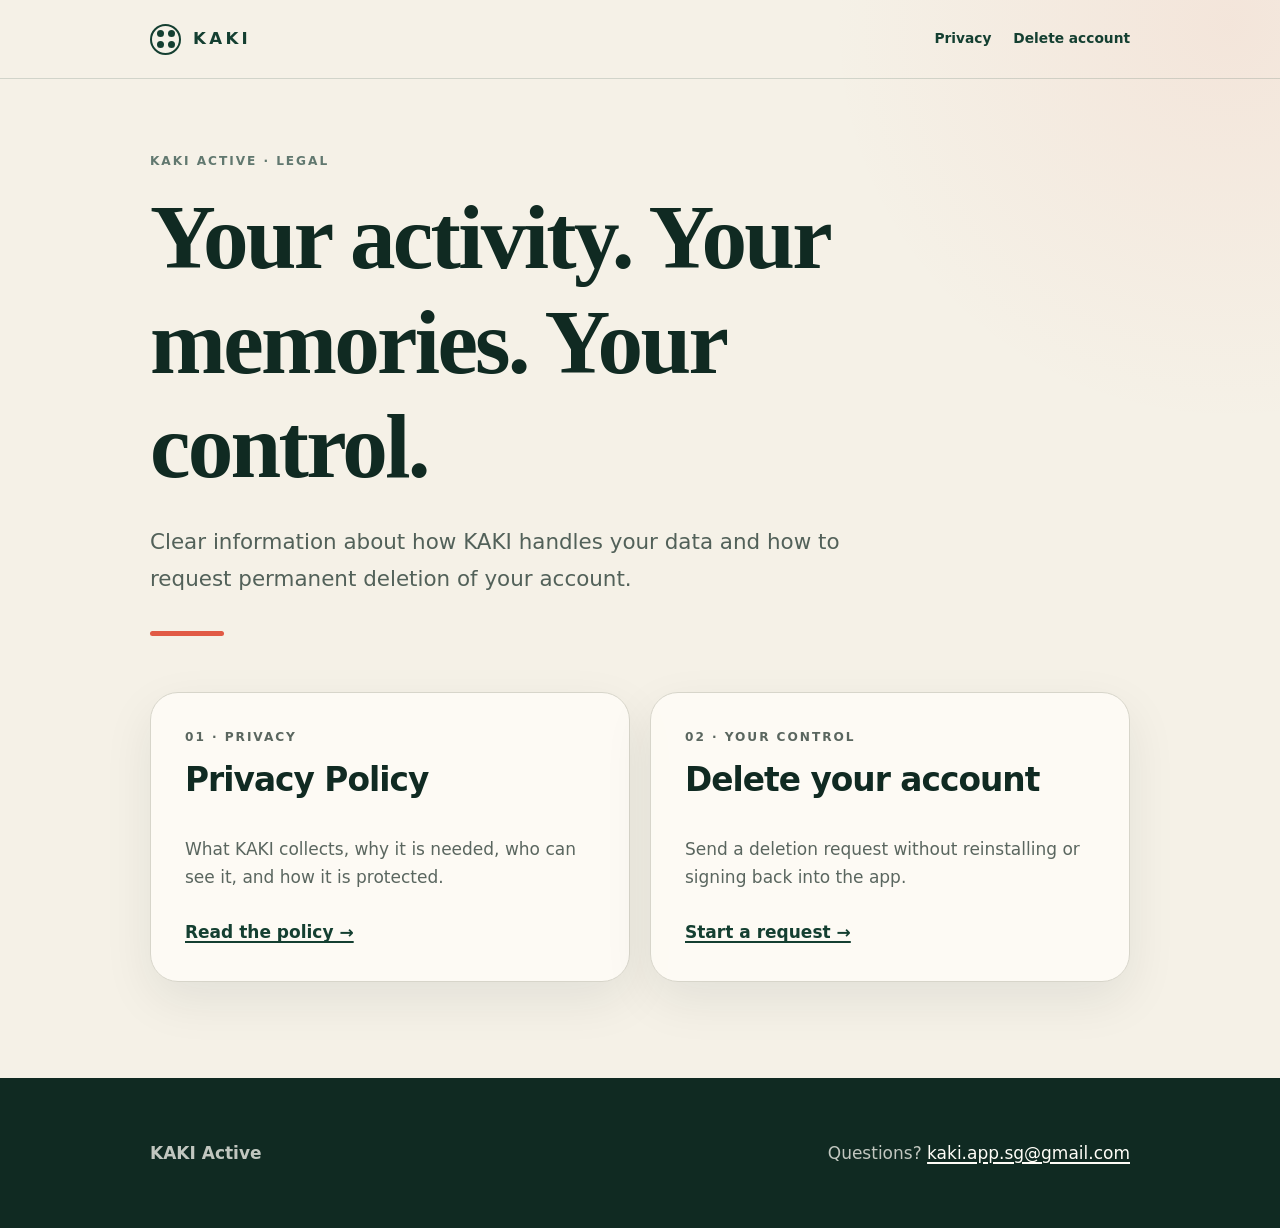
<file: index.html>
<!doctype html>
<html lang="en">
<head>
  <meta charset="utf-8">
  <meta name="viewport" content="width=device-width, initial-scale=1">
  <meta name="description" content="Privacy and account-deletion information for the KAKI activity app by KAKI Active.">
  <title>KAKI — Privacy & account deletion</title>
  <link rel="stylesheet" href="styles.css">
</head>
<body>
  <header class="site-header">
    <nav class="nav" aria-label="Main navigation">
      <a class="wordmark" href="./" aria-label="KAKI legal home">
        <span class="mark" aria-hidden="true"><i></i><i></i><i></i><i></i></span>
        KAKI
      </a>
      <div class="nav-links">
        <a href="privacy/">Privacy</a>
        <a href="delete-account/">Delete account</a>
      </div>
    </nav>
  </header>

  <main class="page">
    <section class="hero">
      <p class="eyebrow">KAKI Active · Legal</p>
      <h1>Your activity. Your memories. Your control.</h1>
      <p class="lede">Clear information about how KAKI handles your data and how to request permanent deletion of your account.</p>
      <div class="hero-rule" aria-hidden="true"></div>
    </section>

    <section class="cards" aria-label="Legal documents">
      <article class="card">
        <p class="eyebrow">01 · Privacy</p>
        <h2>Privacy Policy</h2>
        <p>What KAKI collects, why it is needed, who can see it, and how it is protected.</p>
        <a class="card-link" href="privacy/">Read the policy →</a>
      </article>
      <article class="card">
        <p class="eyebrow">02 · Your control</p>
        <h2>Delete your account</h2>
        <p>Send a deletion request without reinstalling or signing back into the app.</p>
        <a class="card-link" href="delete-account/">Start a request →</a>
      </article>
    </section>
  </main>

  <footer class="site-footer">
    <div class="footer-inner">
      <strong>KAKI Active</strong>
      <span>Questions? <a href="mailto:kaki.app.sg@gmail.com">kaki.app.sg@gmail.com</a></span>
    </div>
  </footer>
</body>
</html>
</file>
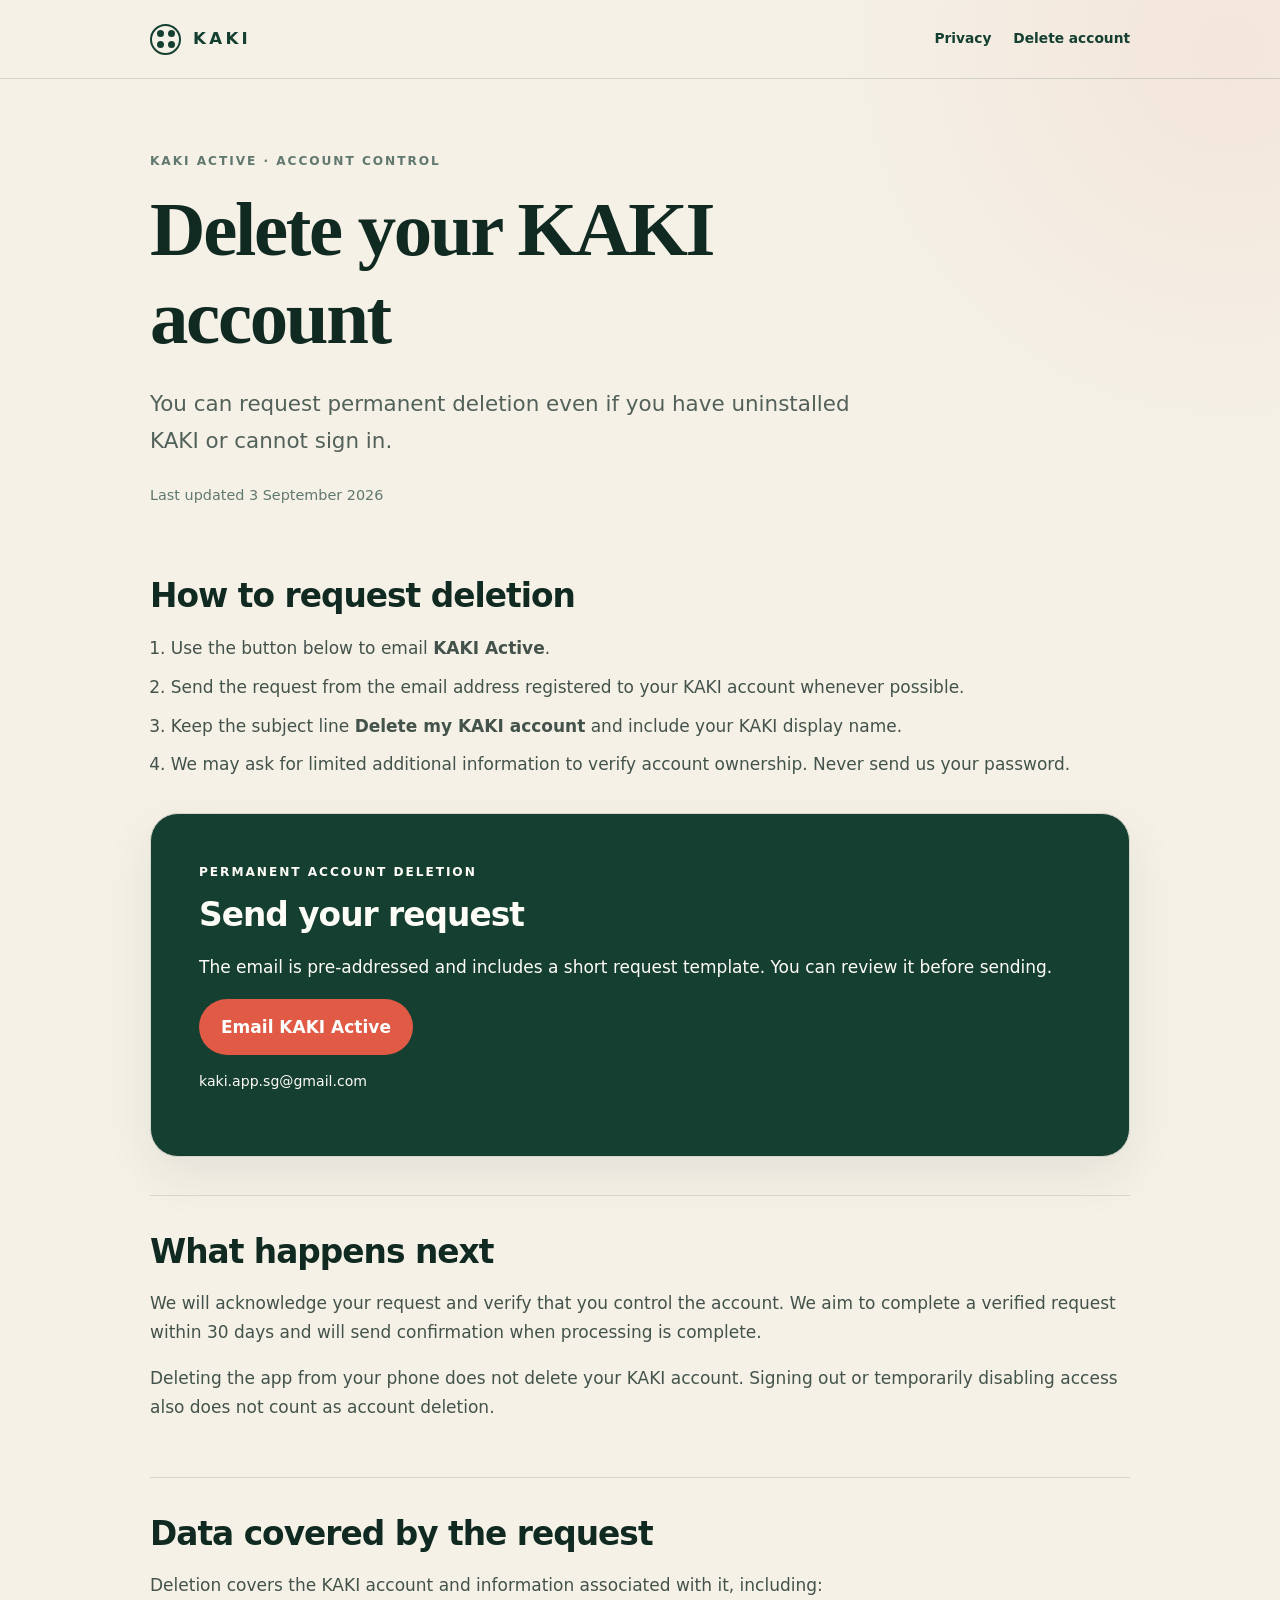
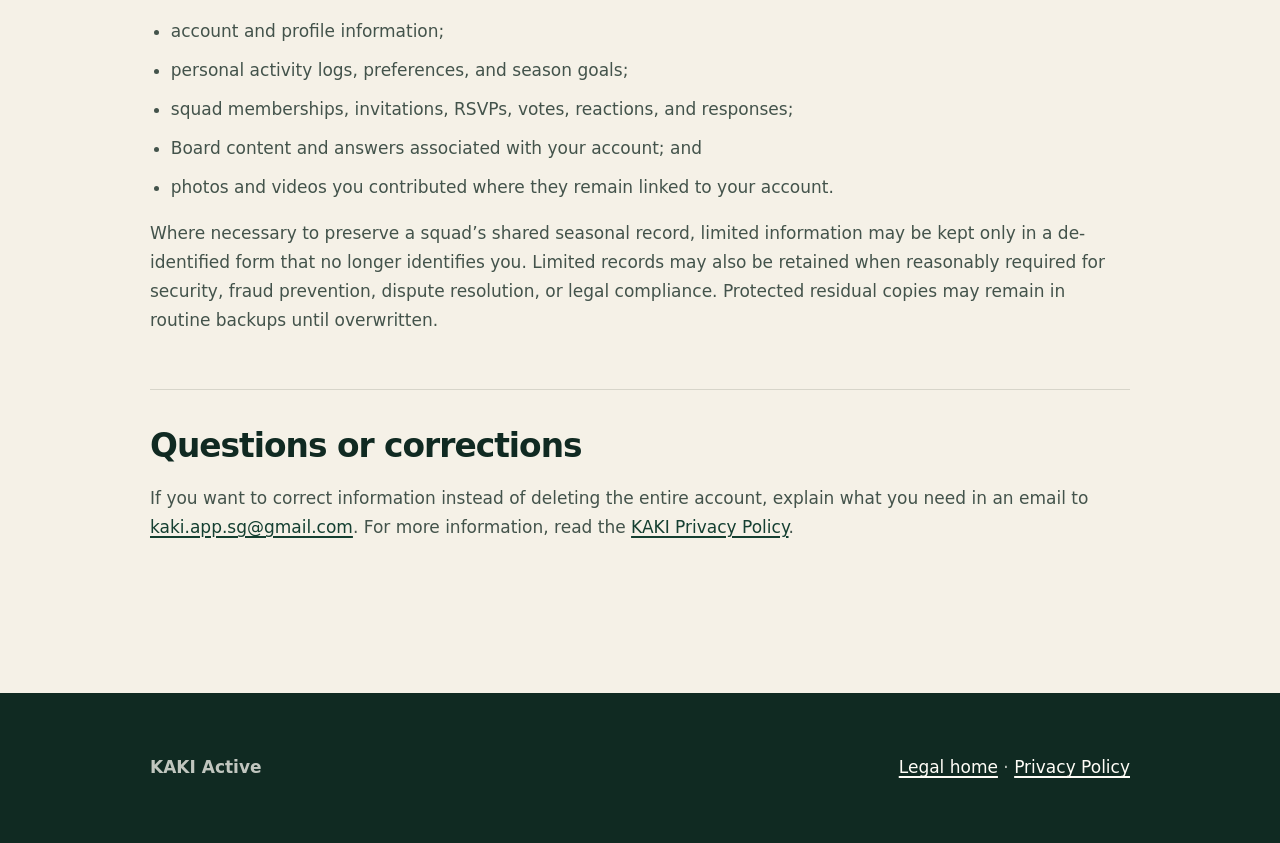
<file: delete-account/index.html>
<!doctype html>
<html lang="en">
<head>
  <meta charset="utf-8">
  <meta name="viewport" content="width=device-width, initial-scale=1">
  <meta name="description" content="Request permanent deletion of a KAKI account and associated data.">
  <title>Delete your account — KAKI</title>
  <link rel="stylesheet" href="../styles.css">
</head>
<body>
  <header class="site-header">
    <nav class="nav" aria-label="Main navigation">
      <a class="wordmark" href="../" aria-label="KAKI legal home">
        <span class="mark" aria-hidden="true"><i></i><i></i><i></i><i></i></span>
        KAKI
      </a>
      <div class="nav-links">
        <a href="../privacy/">Privacy</a>
        <a href="./" aria-current="page">Delete account</a>
      </div>
    </nav>
  </header>

  <main class="page legal">
    <section class="hero">
      <p class="eyebrow">KAKI Active · Account control</p>
      <h1>Delete your KAKI account</h1>
      <p class="lede">You can request permanent deletion even if you have uninstalled KAKI or cannot sign in.</p>
      <p class="meta">Last updated 3 September 2026</p>
    </section>

    <article class="legal-copy">
      <section>
        <h2>How to request deletion</h2>
        <ol>
          <li>Use the button below to email <strong>KAKI Active</strong>.</li>
          <li>Send the request from the email address registered to your KAKI account whenever possible.</li>
          <li>Keep the subject line <strong>Delete my KAKI account</strong> and include your KAKI display name.</li>
          <li>We may ask for limited additional information to verify account ownership. Never send us your password.</li>
        </ol>

        <div class="request-panel">
          <p class="eyebrow">Permanent account deletion</p>
          <h2>Send your request</h2>
          <p>The email is pre-addressed and includes a short request template. You can review it before sending.</p>
          <a class="button" href="mailto:kaki.app.sg@gmail.com?subject=Delete%20my%20KAKI%20account&amp;body=Hello%20KAKI%20Active%2C%0A%0APlease%20permanently%20delete%20my%20KAKI%20account%20and%20the%20personal%20data%20associated%20with%20it.%0A%0AMy%20KAKI%20display%20name%20is%3A%20%0AMy%20registered%20email%20address%20is%3A%20%0A%0AThank%20you.">Email KAKI Active</a>
          <p class="small">kaki.app.sg@gmail.com</p>
        </div>
      </section>

      <section>
        <h2>What happens next</h2>
        <p>We will acknowledge your request and verify that you control the account. We aim to complete a verified request within 30 days and will send confirmation when processing is complete.</p>
        <p>Deleting the app from your phone does not delete your KAKI account. Signing out or temporarily disabling access also does not count as account deletion.</p>
      </section>

      <section>
        <h2>Data covered by the request</h2>
        <p>Deletion covers the KAKI account and information associated with it, including:</p>
        <ul>
          <li>account and profile information;</li>
          <li>personal activity logs, preferences, and season goals;</li>
          <li>squad memberships, invitations, RSVPs, votes, reactions, and responses;</li>
          <li>Board content and answers associated with your account; and</li>
          <li>photos and videos you contributed where they remain linked to your account.</li>
        </ul>
        <p>Where necessary to preserve a squad’s shared seasonal record, limited information may be kept only in a de-identified form that no longer identifies you. Limited records may also be retained when reasonably required for security, fraud prevention, dispute resolution, or legal compliance. Protected residual copies may remain in routine backups until overwritten.</p>
      </section>

      <section>
        <h2>Questions or corrections</h2>
        <p>If you want to correct information instead of deleting the entire account, explain what you need in an email to <a href="mailto:kaki.app.sg@gmail.com">kaki.app.sg@gmail.com</a>. For more information, read the <a href="../privacy/">KAKI Privacy Policy</a>.</p>
      </section>
    </article>
  </main>

  <footer class="site-footer">
    <div class="footer-inner">
      <strong>KAKI Active</strong>
      <span><a href="../">Legal home</a> · <a href="../privacy/">Privacy Policy</a></span>
    </div>
  </footer>
</body>
</html>
</file>
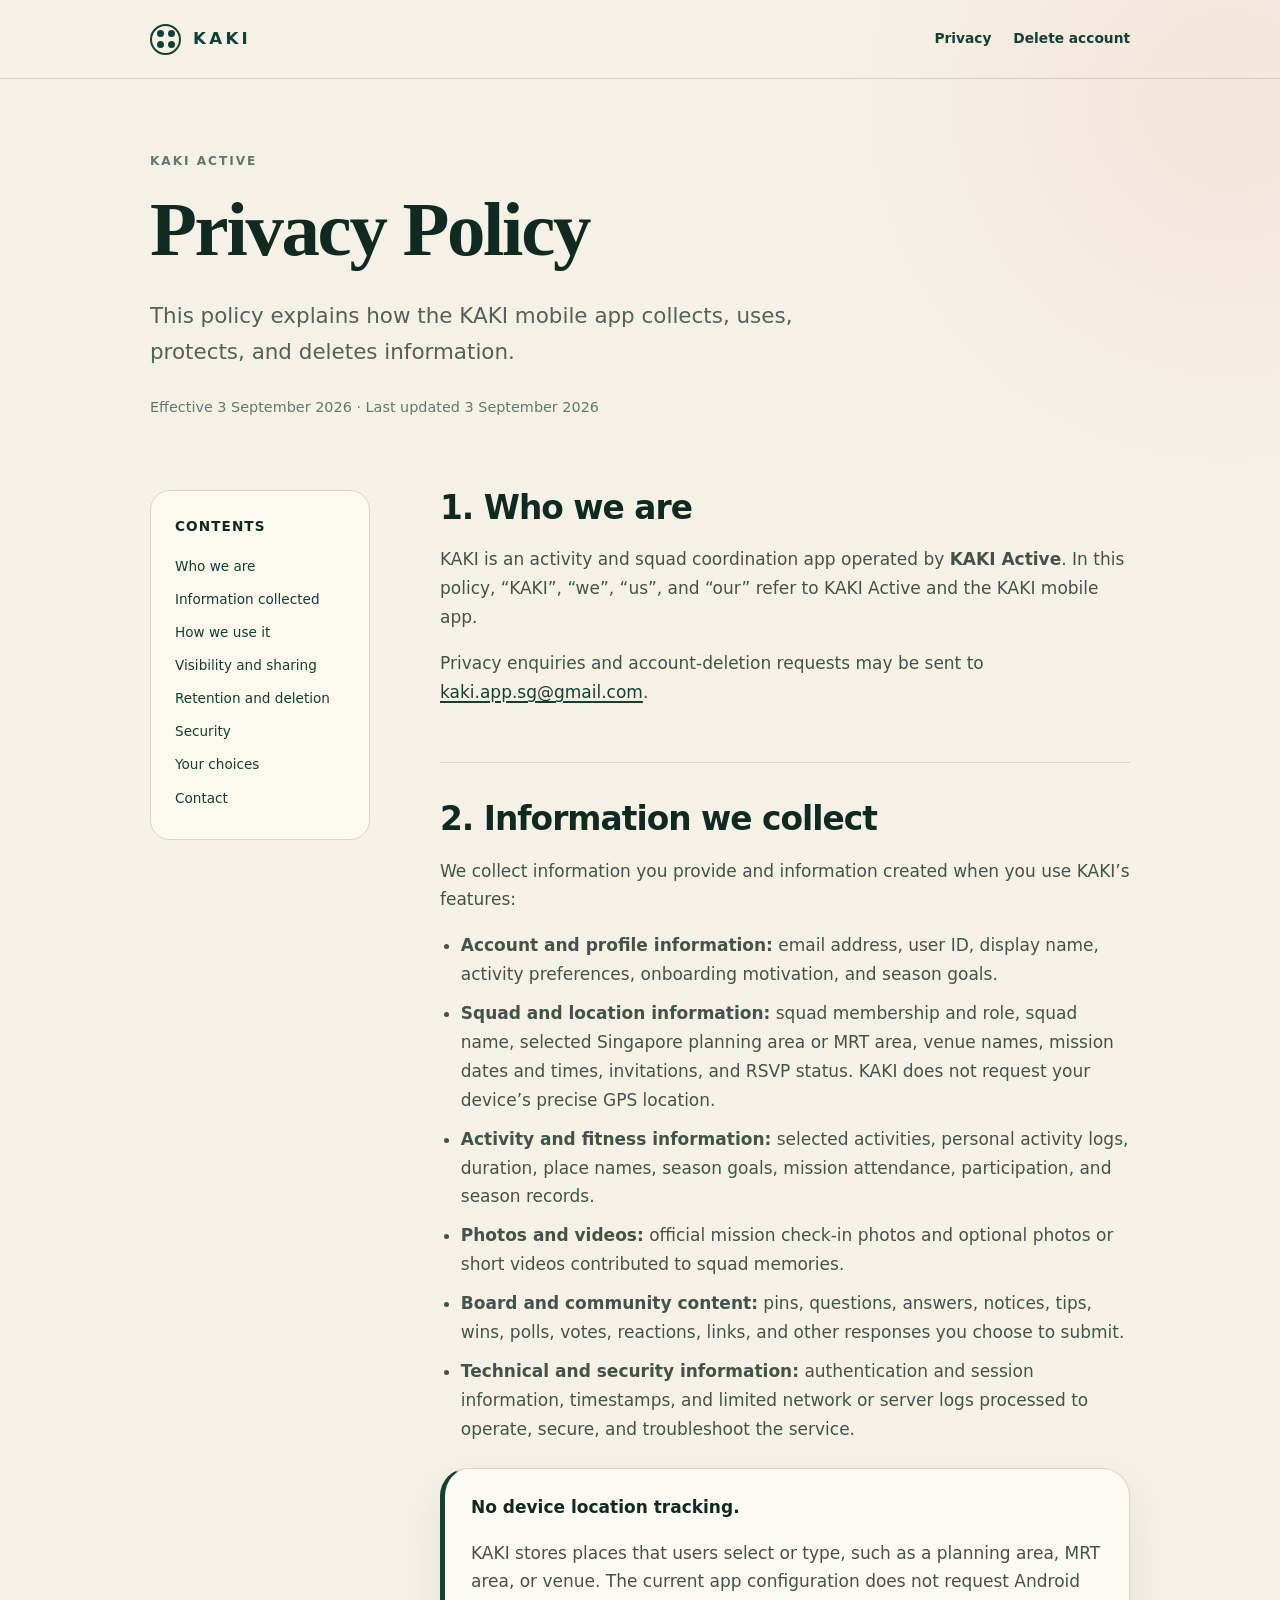
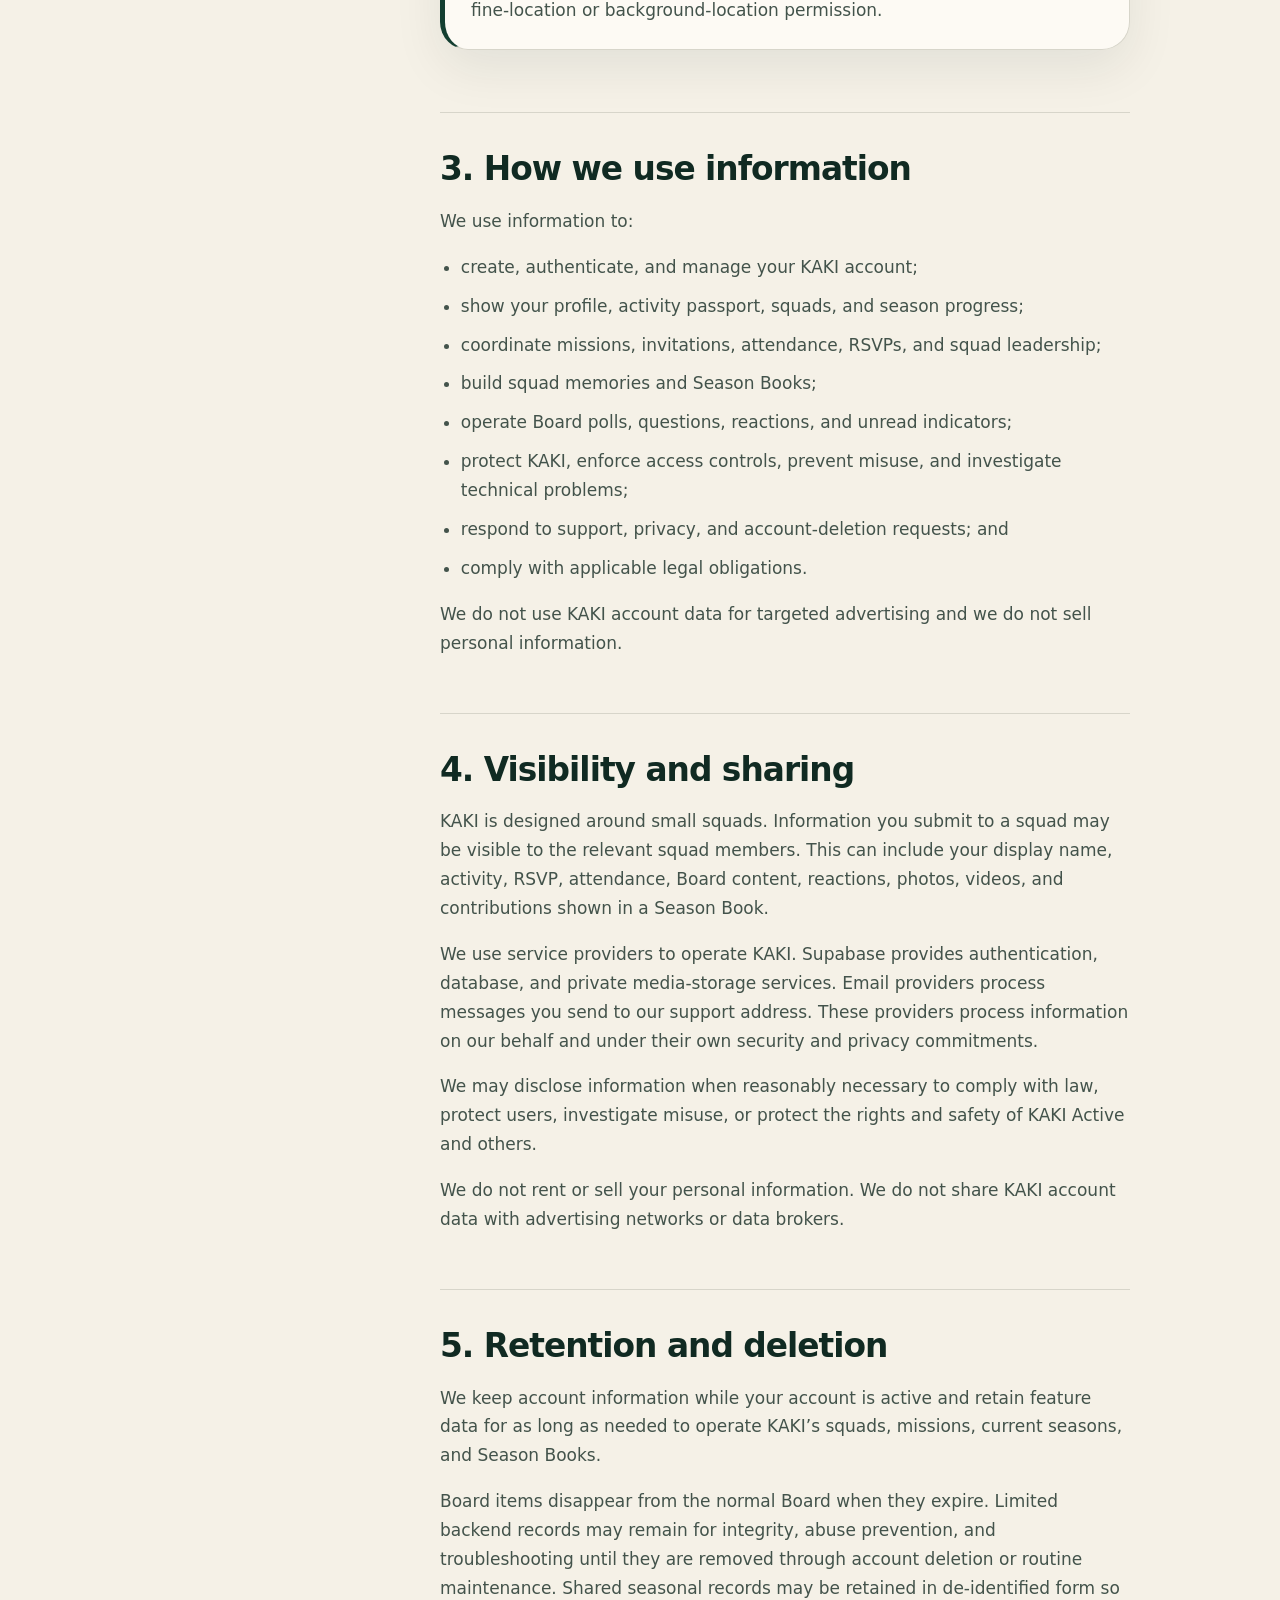
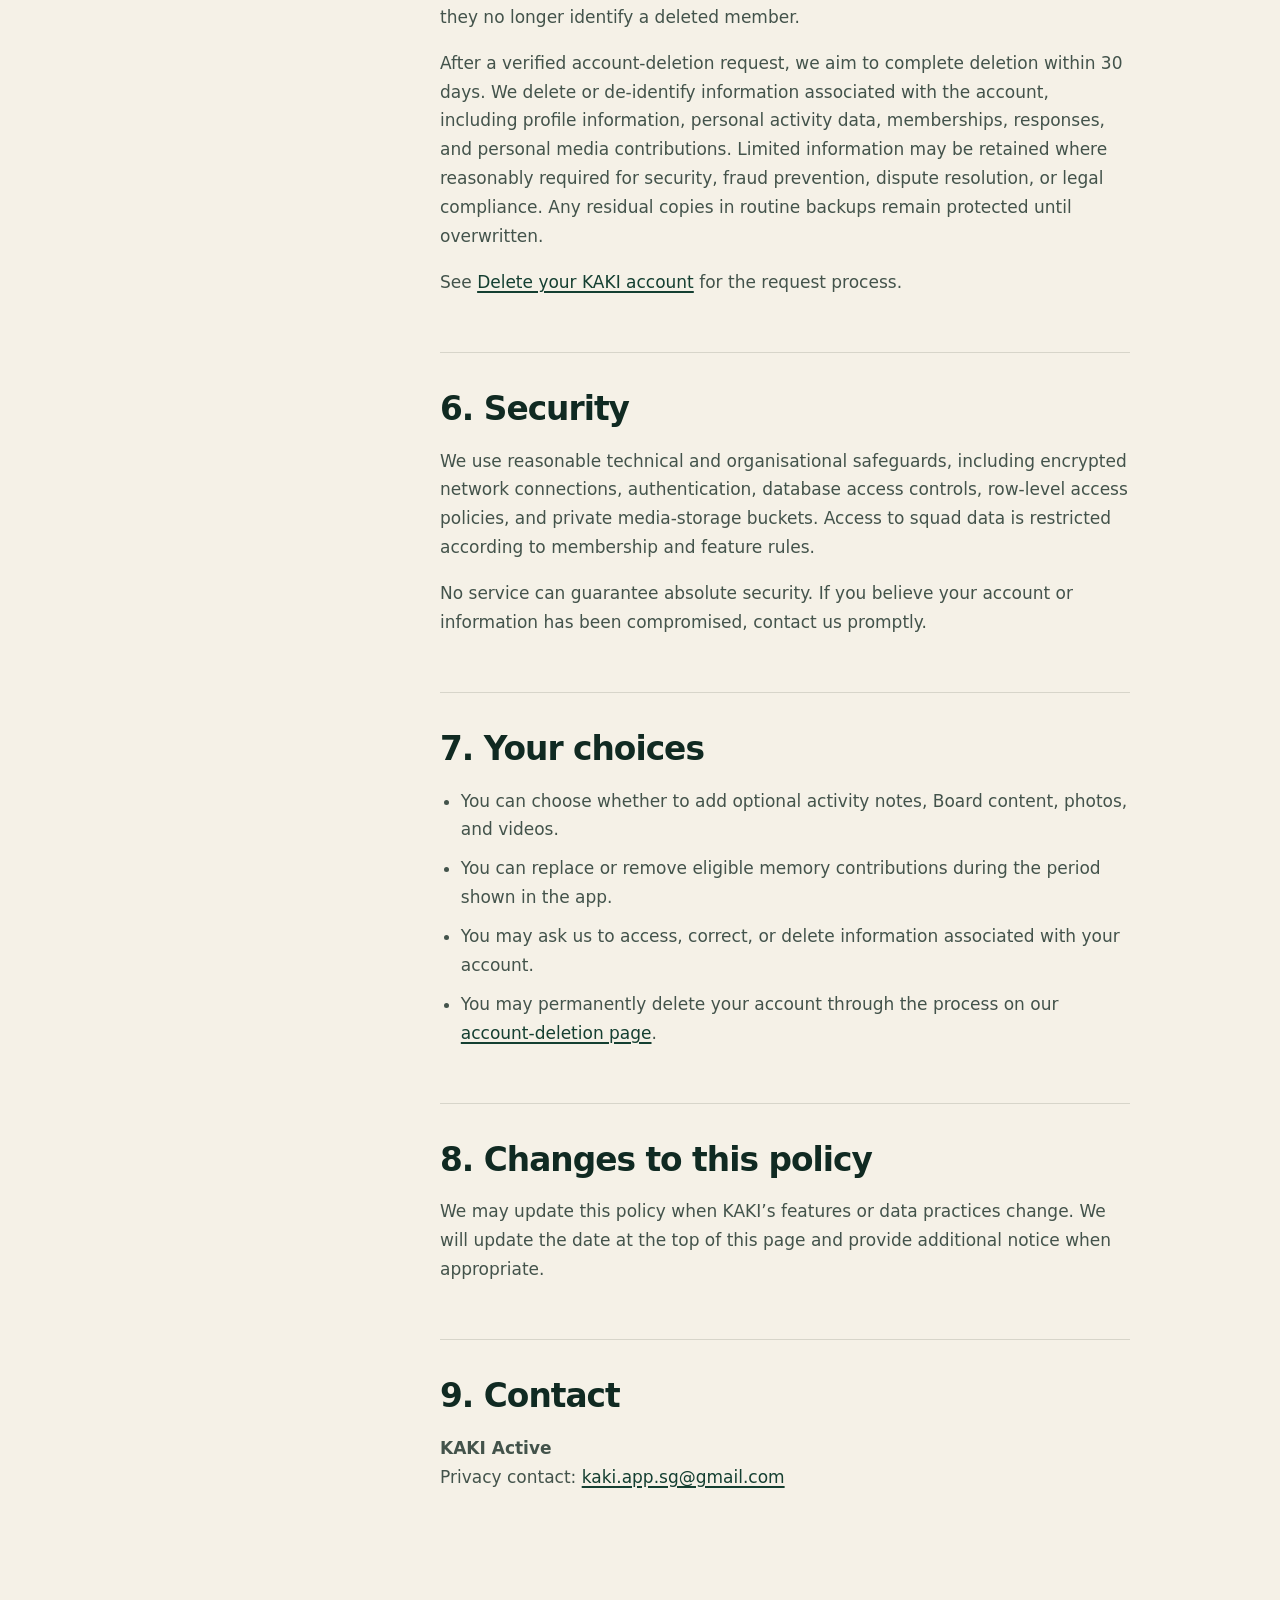
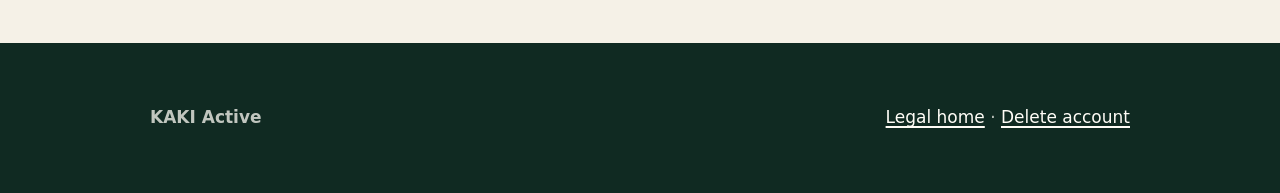
<file: privacy/index.html>
<!doctype html>
<html lang="en">
<head>
  <meta charset="utf-8">
  <meta name="viewport" content="width=device-width, initial-scale=1">
  <meta name="description" content="Privacy Policy for the KAKI activity app by KAKI Active.">
  <title>Privacy Policy — KAKI</title>
  <link rel="stylesheet" href="../styles.css">
</head>
<body>
  <header class="site-header">
    <nav class="nav" aria-label="Main navigation">
      <a class="wordmark" href="../" aria-label="KAKI legal home">
        <span class="mark" aria-hidden="true"><i></i><i></i><i></i><i></i></span>
        KAKI
      </a>
      <div class="nav-links">
        <a href="./" aria-current="page">Privacy</a>
        <a href="../delete-account/">Delete account</a>
      </div>
    </nav>
  </header>

  <main class="page legal">
    <section class="hero">
      <p class="eyebrow">KAKI Active</p>
      <h1>Privacy Policy</h1>
      <p class="lede">This policy explains how the KAKI mobile app collects, uses, protects, and deletes information.</p>
      <p class="meta">Effective 3 September 2026 · Last updated 3 September 2026</p>
    </section>

    <div class="legal-layout">
      <nav class="toc" aria-label="Privacy Policy contents">
        <strong>Contents</strong>
        <a href="#who-we-are">Who we are</a>
        <a href="#information">Information collected</a>
        <a href="#use">How we use it</a>
        <a href="#visibility">Visibility and sharing</a>
        <a href="#retention">Retention and deletion</a>
        <a href="#security">Security</a>
        <a href="#choices">Your choices</a>
        <a href="#contact">Contact</a>
      </nav>

      <article class="legal-copy">
        <section id="who-we-are">
          <h2>1. Who we are</h2>
          <p>KAKI is an activity and squad coordination app operated by <strong>KAKI Active</strong>. In this policy, “KAKI”, “we”, “us”, and “our” refer to KAKI Active and the KAKI mobile app.</p>
          <p>Privacy enquiries and account-deletion requests may be sent to <a href="mailto:kaki.app.sg@gmail.com">kaki.app.sg@gmail.com</a>.</p>
        </section>

        <section id="information">
          <h2>2. Information we collect</h2>
          <p>We collect information you provide and information created when you use KAKI’s features:</p>
          <ul>
            <li><strong>Account and profile information:</strong> email address, user ID, display name, activity preferences, onboarding motivation, and season goals.</li>
            <li><strong>Squad and location information:</strong> squad membership and role, squad name, selected Singapore planning area or MRT area, venue names, mission dates and times, invitations, and RSVP status. KAKI does not request your device’s precise GPS location.</li>
            <li><strong>Activity and fitness information:</strong> selected activities, personal activity logs, duration, place names, season goals, mission attendance, participation, and season records.</li>
            <li><strong>Photos and videos:</strong> official mission check-in photos and optional photos or short videos contributed to squad memories.</li>
            <li><strong>Board and community content:</strong> pins, questions, answers, notices, tips, wins, polls, votes, reactions, links, and other responses you choose to submit.</li>
            <li><strong>Technical and security information:</strong> authentication and session information, timestamps, and limited network or server logs processed to operate, secure, and troubleshoot the service.</li>
          </ul>
          <div class="callout">
            <strong>No device location tracking.</strong>
            <p>KAKI stores places that users select or type, such as a planning area, MRT area, or venue. The current app configuration does not request Android fine-location or background-location permission.</p>
          </div>
        </section>

        <section id="use">
          <h2>3. How we use information</h2>
          <p>We use information to:</p>
          <ul>
            <li>create, authenticate, and manage your KAKI account;</li>
            <li>show your profile, activity passport, squads, and season progress;</li>
            <li>coordinate missions, invitations, attendance, RSVPs, and squad leadership;</li>
            <li>build squad memories and Season Books;</li>
            <li>operate Board polls, questions, reactions, and unread indicators;</li>
            <li>protect KAKI, enforce access controls, prevent misuse, and investigate technical problems;</li>
            <li>respond to support, privacy, and account-deletion requests; and</li>
            <li>comply with applicable legal obligations.</li>
          </ul>
          <p>We do not use KAKI account data for targeted advertising and we do not sell personal information.</p>
        </section>

        <section id="visibility">
          <h2>4. Visibility and sharing</h2>
          <p>KAKI is designed around small squads. Information you submit to a squad may be visible to the relevant squad members. This can include your display name, activity, RSVP, attendance, Board content, reactions, photos, videos, and contributions shown in a Season Book.</p>
          <p>We use service providers to operate KAKI. Supabase provides authentication, database, and private media-storage services. Email providers process messages you send to our support address. These providers process information on our behalf and under their own security and privacy commitments.</p>
          <p>We may disclose information when reasonably necessary to comply with law, protect users, investigate misuse, or protect the rights and safety of KAKI Active and others.</p>
          <p>We do not rent or sell your personal information. We do not share KAKI account data with advertising networks or data brokers.</p>
        </section>

        <section id="retention">
          <h2>5. Retention and deletion</h2>
          <p>We keep account information while your account is active and retain feature data for as long as needed to operate KAKI’s squads, missions, current seasons, and Season Books.</p>
          <p>Board items disappear from the normal Board when they expire. Limited backend records may remain for integrity, abuse prevention, and troubleshooting until they are removed through account deletion or routine maintenance. Shared seasonal records may be retained in de-identified form so they no longer identify a deleted member.</p>
          <p>After a verified account-deletion request, we aim to complete deletion within 30 days. We delete or de-identify information associated with the account, including profile information, personal activity data, memberships, responses, and personal media contributions. Limited information may be retained where reasonably required for security, fraud prevention, dispute resolution, or legal compliance. Any residual copies in routine backups remain protected until overwritten.</p>
          <p>See <a href="../delete-account/">Delete your KAKI account</a> for the request process.</p>
        </section>

        <section id="security">
          <h2>6. Security</h2>
          <p>We use reasonable technical and organisational safeguards, including encrypted network connections, authentication, database access controls, row-level access policies, and private media-storage buckets. Access to squad data is restricted according to membership and feature rules.</p>
          <p>No service can guarantee absolute security. If you believe your account or information has been compromised, contact us promptly.</p>
        </section>

        <section id="choices">
          <h2>7. Your choices</h2>
          <ul>
            <li>You can choose whether to add optional activity notes, Board content, photos, and videos.</li>
            <li>You can replace or remove eligible memory contributions during the period shown in the app.</li>
            <li>You may ask us to access, correct, or delete information associated with your account.</li>
            <li>You may permanently delete your account through the process on our <a href="../delete-account/">account-deletion page</a>.</li>
          </ul>
        </section>

        <section>
          <h2>8. Changes to this policy</h2>
          <p>We may update this policy when KAKI’s features or data practices change. We will update the date at the top of this page and provide additional notice when appropriate.</p>
        </section>

        <section id="contact">
          <h2>9. Contact</h2>
          <p><strong>KAKI Active</strong><br>Privacy contact: <a href="mailto:kaki.app.sg@gmail.com">kaki.app.sg@gmail.com</a></p>
        </section>
      </article>
    </div>
  </main>

  <footer class="site-footer">
    <div class="footer-inner">
      <strong>KAKI Active</strong>
      <span><a href="../">Legal home</a> · <a href="../delete-account/">Delete account</a></span>
    </div>
  </footer>
</body>
</html>
</file>
<file: styles.css>
:root {
  color-scheme: light;
  --forest: #143f31;
  --forest-deep: #102a22;
  --sage: #61786f;
  --cream: #f5f1e7;
  --paper: #fffdf7;
  --mint: #e8f0eb;
  --line: #d7d5ca;
  --coral: #e15a45;
  --shadow: 0 18px 50px rgba(16, 42, 34, 0.08);
}

* {
  box-sizing: border-box;
}

html {
  scroll-behavior: smooth;
}

body {
  margin: 0;
  color: var(--forest-deep);
  background:
    radial-gradient(circle at 96% 2%, rgba(225, 90, 69, 0.08), transparent 25rem),
    var(--cream);
  font-family: Inter, ui-sans-serif, system-ui, -apple-system, BlinkMacSystemFont, "Segoe UI", sans-serif;
  font-size: 17px;
  line-height: 1.7;
}

a {
  color: var(--forest);
  text-decoration-thickness: 0.09em;
  text-underline-offset: 0.18em;
}

a:hover,
a:focus-visible {
  color: var(--coral);
}

.site-header {
  border-bottom: 1px solid rgba(20, 63, 49, 0.16);
}

.nav,
.page,
.footer-inner {
  width: min(100% - 40px, 980px);
  margin-inline: auto;
}

.nav {
  min-height: 78px;
  display: flex;
  align-items: center;
  justify-content: space-between;
  gap: 24px;
}

.wordmark {
  display: inline-flex;
  align-items: center;
  gap: 12px;
  color: var(--forest);
  font-size: 1.04rem;
  font-weight: 900;
  letter-spacing: 0.2em;
  text-decoration: none;
}

.mark {
  width: 31px;
  height: 31px;
  display: grid;
  grid-template-columns: repeat(2, 7px);
  place-content: center;
  gap: 4px;
  border: 2px solid var(--forest);
  border-radius: 50%;
}

.mark i {
  width: 7px;
  height: 7px;
  display: block;
  background: var(--forest);
  border-radius: 50%;
}

.nav-links {
  display: flex;
  align-items: center;
  gap: 22px;
  font-size: 0.86rem;
  font-weight: 750;
}

.nav-links a {
  text-decoration: none;
}

.page {
  padding-block: 72px 96px;
}

.eyebrow {
  margin: 0 0 14px;
  color: var(--sage);
  font-size: 0.76rem;
  font-weight: 850;
  letter-spacing: 0.16em;
  text-transform: uppercase;
}

h1,
h2,
h3 {
  margin-top: 0;
  line-height: 1.15;
  letter-spacing: -0.03em;
}

h1 {
  max-width: 780px;
  margin-bottom: 24px;
  font-family: Georgia, "Times New Roman", serif;
  font-size: clamp(3rem, 8vw, 5.7rem);
  font-weight: 600;
}

.legal h1 {
  font-size: clamp(2.7rem, 7vw, 4.8rem);
}

h2 {
  margin-bottom: 18px;
  font-size: clamp(1.55rem, 4vw, 2.05rem);
}

h3 {
  margin-bottom: 8px;
  font-size: 1.08rem;
}

.lede {
  max-width: 720px;
  margin: 0;
  color: #526159;
  font-size: clamp(1.1rem, 2.6vw, 1.34rem);
}

.meta {
  margin-top: 24px;
  color: var(--sage);
  font-size: 0.9rem;
}

.hero {
  padding-bottom: 56px;
}

.hero-rule {
  width: 74px;
  height: 5px;
  margin-top: 34px;
  background: var(--coral);
  border-radius: 99px;
}

.cards {
  display: grid;
  grid-template-columns: repeat(2, minmax(0, 1fr));
  gap: 20px;
}

.card,
.callout,
.request-panel {
  background: rgba(255, 253, 247, 0.82);
  border: 1px solid var(--line);
  border-radius: 28px;
  box-shadow: var(--shadow);
}

.card {
  min-height: 290px;
  padding: 34px;
  display: flex;
  flex-direction: column;
}

.card p {
  color: #5a665f;
}

.card-link {
  width: fit-content;
  margin-top: auto;
  font-weight: 850;
}

.legal-layout {
  display: grid;
  grid-template-columns: 220px minmax(0, 1fr);
  gap: 70px;
  align-items: start;
}

.toc {
  position: sticky;
  top: 24px;
  padding: 24px;
  background: rgba(255, 253, 247, 0.68);
  border: 1px solid var(--line);
  border-radius: 20px;
  font-size: 0.85rem;
}

.toc strong {
  display: block;
  margin-bottom: 12px;
  letter-spacing: 0.08em;
  text-transform: uppercase;
}

.toc a {
  display: block;
  padding-block: 5px;
  text-decoration: none;
}

.legal-copy section {
  padding-block: 38px;
  border-top: 1px solid var(--line);
}

.legal-copy section:first-child {
  padding-top: 0;
  border-top: 0;
}

.legal-copy p,
.legal-copy li {
  color: #43534b;
}

.legal-copy ul,
.legal-copy ol {
  padding-left: 1.3rem;
}

.legal-copy li + li {
  margin-top: 10px;
}

.callout {
  margin-block: 24px;
  padding: 24px 26px;
  border-left: 5px solid var(--forest);
}

.callout p:last-child {
  margin-bottom: 0;
}

.request-panel {
  margin-top: 34px;
  padding: clamp(28px, 6vw, 48px);
  background: var(--forest);
  color: var(--paper);
}

.request-panel h2,
.request-panel p {
  color: var(--paper);
}

.button {
  min-height: 54px;
  padding: 14px 22px;
  display: inline-flex;
  align-items: center;
  justify-content: center;
  border-radius: 999px;
  background: var(--coral);
  color: white;
  font-weight: 850;
  text-decoration: none;
}

.button:hover,
.button:focus-visible {
  color: white;
  background: #c74835;
}

.small {
  font-size: 0.88rem;
}

.site-footer {
  background: var(--forest-deep);
  color: rgba(255, 253, 247, 0.74);
}

.footer-inner {
  min-height: 150px;
  display: flex;
  align-items: center;
  justify-content: space-between;
  gap: 24px;
}

.site-footer a {
  color: var(--paper);
}

@media (max-width: 760px) {
  body {
    font-size: 16px;
  }

  .nav,
  .footer-inner {
    align-items: flex-start;
    flex-direction: column;
    justify-content: center;
  }

  .nav {
    padding-block: 18px;
  }

  .nav-links {
    width: 100%;
    justify-content: space-between;
  }

  .page {
    padding-block: 52px 72px;
  }

  .cards,
  .legal-layout {
    grid-template-columns: 1fr;
  }

  .legal-layout {
    gap: 38px;
  }

  .toc {
    position: static;
  }

  .footer-inner {
    padding-block: 30px;
  }
}
</file>
